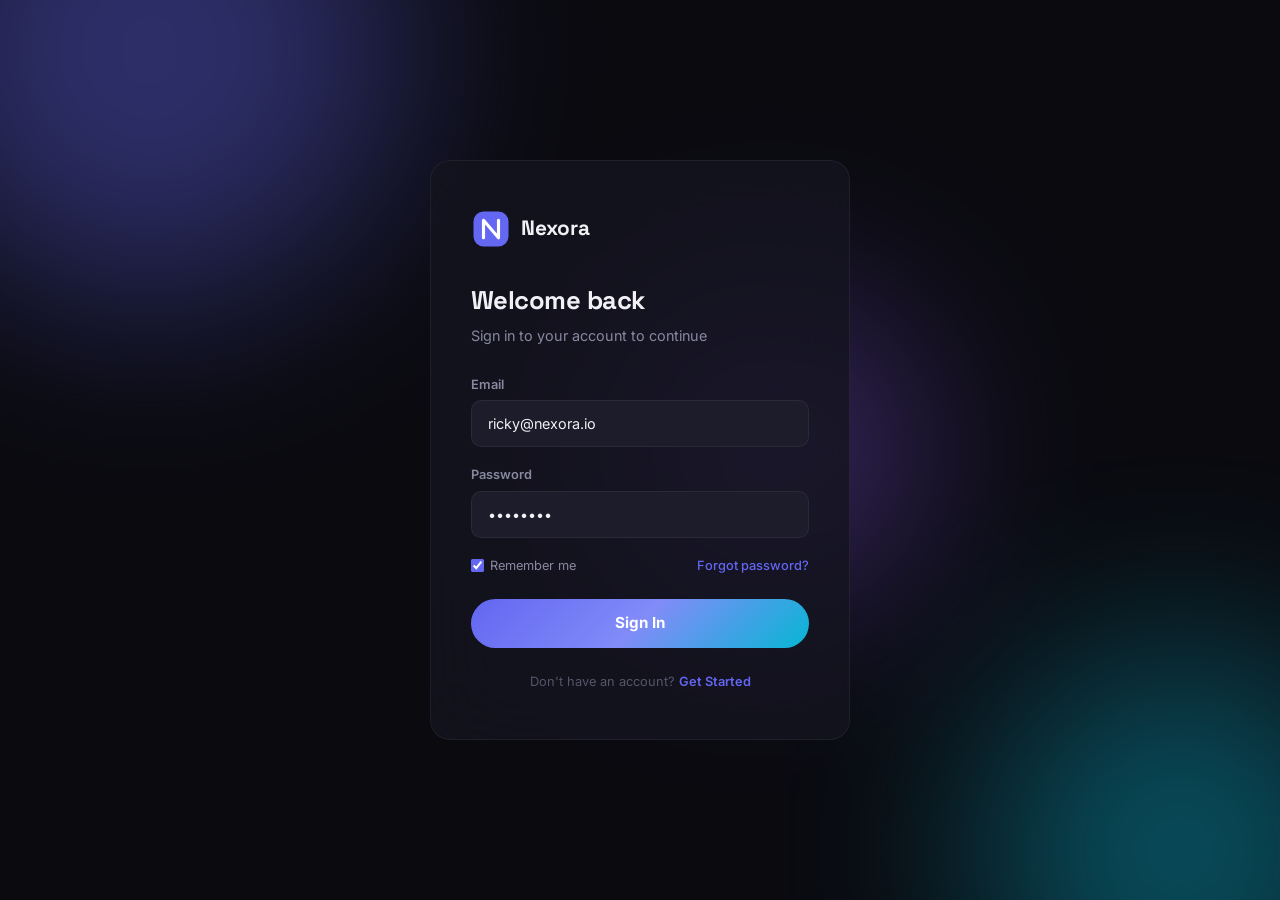
<file: app/index.html>
<!DOCTYPE html>
<html lang="en">
<head>
  <meta charset="UTF-8" />
  <meta name="viewport" content="width=device-width, initial-scale=1.0" />
  <title>Nexora App</title>
  <link rel="preconnect" href="https://fonts.googleapis.com" />
  <link rel="preconnect" href="https://fonts.gstatic.com" crossorigin />
  <link href="https://fonts.googleapis.com/css2?family=Inter:wght@300;400;500;600;700;800&family=Space+Grotesk:wght@500;600;700&display=swap" rel="stylesheet" />
  <link rel="stylesheet" href="/css/app.css?v=1" />
</head>
<body>

  <!-- ===== LOGIN SCREEN ===== -->
  <div class="login-screen" id="loginScreen">
    <div class="login-bg">
      <div class="login-bg__orb login-bg__orb--1"></div>
      <div class="login-bg__orb login-bg__orb--2"></div>
      <div class="login-bg__orb login-bg__orb--3"></div>
    </div>
    <div class="login-card">
      <div class="login-card__logo">
        <svg width="40" height="40" viewBox="0 0 32 32" fill="none">
          <defs><linearGradient id="lgLogin" x1="0" y1="0" x2="32" y2="32"><stop stop-color="#6366f1"/><stop offset="0.5" stop-color="#818cf8"/><stop offset="1" stop-color="#06b6d4"/></linearGradient></defs>
          <rect x="2" y="2" width="28" height="28" rx="8" fill="url(#lgLogin)"/>
          <path d="M10 23V9L22 23V9" stroke="white" stroke-width="2.5" stroke-linecap="round" stroke-linejoin="round" fill="none"/>
        </svg>
        <span>Nexora</span>
      </div>
      <h1 class="login-card__title">Welcome back</h1>
      <p class="login-card__subtitle">Sign in to your account to continue</p>
      <form class="login-card__form" id="loginForm">
        <div class="login-field">
          <label>Email</label>
          <input type="email" id="loginEmail" placeholder="you@company.com" value="ricky@nexora.io" required />
        </div>
        <div class="login-field">
          <label>Password</label>
          <input type="password" id="loginPassword" placeholder="Enter your password" value="password" required />
        </div>
        <div class="login-row">
          <label class="login-check"><input type="checkbox" checked /> Remember me</label>
          <a href="#" class="login-forgot">Forgot password?</a>
        </div>
        <button type="submit" class="login-btn">Sign In</button>
      </form>
      <p class="login-card__footer">Don't have an account? <a href="/#pricing">Get Started</a></p>
    </div>
  </div>

  <!-- ===== APP SHELL ===== -->
  <div class="app" id="appShell" style="display:none">

    <!-- Sidebar -->
    <aside class="sidebar" id="sidebar">
      <div class="sidebar__logo">
        <svg width="28" height="28" viewBox="0 0 32 32" fill="none">
          <defs><linearGradient id="lgSidebar" x1="0" y1="0" x2="32" y2="32"><stop stop-color="#6366f1"/><stop offset="0.5" stop-color="#818cf8"/><stop offset="1" stop-color="#06b6d4"/></linearGradient></defs>
          <rect x="2" y="2" width="28" height="28" rx="8" fill="url(#lgSidebar)"/>
          <path d="M10 23V9L22 23V9" stroke="white" stroke-width="2.5" stroke-linecap="round" stroke-linejoin="round" fill="none"/>
        </svg>
        <span class="sidebar__logo-text">Nexora</span>
      </div>

      <nav class="sidebar__nav">
        <div class="sidebar__section-label">Overview</div>
        <a href="#dashboard" class="sidebar__link active" data-page="dashboard">
          <svg viewBox="0 0 24 24"><rect x="3" y="3" width="7" height="7" rx="1"/><rect x="14" y="3" width="7" height="7" rx="1"/><rect x="3" y="14" width="7" height="7" rx="1"/><rect x="14" y="14" width="7" height="7" rx="1"/></svg>
          <span>Dashboard</span>
        </a>

        <div class="sidebar__section-label">Project Management</div>
        <a href="#projects" class="sidebar__link" data-page="projects">
          <svg viewBox="0 0 24 24"><path d="M22 19a2 2 0 0 1-2 2H4a2 2 0 0 1-2-2V5a2 2 0 0 1 2-2h5l2 3h9a2 2 0 0 1 2 2z"/></svg>
          <span>Projects</span>
        </a>
        <a href="#kanban" class="sidebar__link" data-page="kanban">
          <svg viewBox="0 0 24 24"><rect x="3" y="3" width="5" height="18" rx="1"/><rect x="10" y="3" width="5" height="12" rx="1"/><rect x="17" y="3" width="5" height="15" rx="1"/></svg>
          <span>Kanban Board</span>
        </a>
        <a href="#risks" class="sidebar__link" data-page="risks">
          <svg viewBox="0 0 24 24"><path d="M10.29 3.86L1.82 18a2 2 0 0 0 1.71 3h16.94a2 2 0 0 0 1.71-3L13.71 3.86a2 2 0 0 0-3.42 0z"/><line x1="12" y1="9" x2="12" y2="13"/><line x1="12" y1="17" x2="12.01" y2="17"/></svg>
          <span>Risks</span>
        </a>

        <div class="sidebar__section-label">PMO Intelligence</div>
        <a href="#delivery" class="sidebar__link" data-page="delivery">
          <svg viewBox="0 0 24 24"><polyline points="22 12 18 12 15 21 9 3 6 12 2 12"/></svg>
          <span>Delivery Metrics</span>
        </a>
        <a href="#warnings" class="sidebar__link" data-page="warnings">
          <svg viewBox="0 0 24 24"><path d="M18 8A6 6 0 0 0 6 8c0 7-3 9-3 9h18s-3-2-3-9"/><path d="M13.73 21a2 2 0 0 1-3.46 0"/></svg>
          <span>Early Warnings</span>
          <span class="sidebar__badge">5</span>
        </a>
        <a href="#priority" class="sidebar__link" data-page="priority">
          <svg viewBox="0 0 24 24"><circle cx="12" cy="12" r="10"/><line x1="2" y1="12" x2="22" y2="12"/><line x1="12" y1="2" x2="12" y2="22"/></svg>
          <span>Priority Matrix</span>
        </a>

        <div class="sidebar__section-label">Product</div>
        <a href="#okr" class="sidebar__link" data-page="okr">
          <svg viewBox="0 0 24 24"><circle cx="12" cy="12" r="10"/><circle cx="12" cy="12" r="6"/><circle cx="12" cy="12" r="2"/></svg>
          <span>OKR</span>
        </a>
        <a href="#roadmap" class="sidebar__link" data-page="roadmap">
          <svg viewBox="0 0 24 24"><polygon points="3 11 22 2 13 21 11 13 3 11"/></svg>
          <span>Roadmap</span>
        </a>

        <div class="sidebar__section-label">Support</div>
        <a href="#team" class="sidebar__link" data-page="team">
          <svg viewBox="0 0 24 24"><path d="M17 21v-2a4 4 0 0 0-4-4H5a4 4 0 0 0-4 4v2"/><circle cx="9" cy="7" r="4"/><path d="M23 21v-2a4 4 0 0 0-3-3.87"/><path d="M16 3.13a4 4 0 0 1 0 7.75"/></svg>
          <span>Team Members</span>
        </a>
        <a href="#ai" class="sidebar__link" data-page="ai">
          <svg viewBox="0 0 24 24"><polygon points="13 2 3 14 12 14 11 22 21 10 12 10 13 2"/></svg>
          <span>AI Assistant</span>
        </a>
        <a href="#settings" class="sidebar__link" data-page="settings">
          <svg viewBox="0 0 24 24"><circle cx="12" cy="12" r="3"/><path d="M12 1v2M12 21v2M4.22 4.22l1.42 1.42M18.36 18.36l1.42 1.42M1 12h2M21 12h2M4.22 19.78l1.42-1.42M18.36 5.64l1.42-1.42"/></svg>
          <span>Settings</span>
        </a>
      </nav>

      <div class="sidebar__footer">
        <a href="/" class="sidebar__link sidebar__link--muted">
          <svg viewBox="0 0 24 24"><polyline points="15 18 9 12 15 6"/></svg>
          <span>Back to Website</span>
        </a>
      </div>
    </aside>

    <!-- Main Area -->
    <div class="app__main">
      <!-- Header -->
      <header class="app-header" id="appHeader">
        <button class="app-header__burger" id="sidebarToggle" aria-label="Toggle sidebar">
          <svg viewBox="0 0 24 24"><line x1="3" y1="12" x2="21" y2="12"/><line x1="3" y1="6" x2="21" y2="6"/><line x1="3" y1="18" x2="21" y2="18"/></svg>
        </button>
        <div class="app-header__search">
          <svg viewBox="0 0 24 24"><circle cx="11" cy="11" r="8"/><line x1="21" y1="21" x2="16.65" y2="16.65"/></svg>
          <input type="text" placeholder="Search projects, tasks, people..." id="globalSearch" />
        </div>
        <div class="app-header__actions">
          <button class="app-header__icon-btn" id="notifBtn" aria-label="Notifications">
            <svg viewBox="0 0 24 24"><path d="M18 8A6 6 0 0 0 6 8c0 7-3 9-3 9h18s-3-2-3-9"/><path d="M13.73 21a2 2 0 0 1-3.46 0"/></svg>
            <span class="app-header__notif-dot" id="notifDot"></span>
          </button>
          <div class="app-header__user" id="headerUser">
            <div class="avatar avatar--sm" id="headerAvatar"></div>
          </div>
        </div>

        <!-- Notifications Dropdown -->
        <div class="notif-dropdown" id="notifDropdown">
          <div class="notif-dropdown__header">
            <h4>Notifications</h4>
            <button class="notif-dropdown__mark-all" id="markAllRead">Mark all read</button>
          </div>
          <div class="notif-dropdown__list" id="notifList"></div>
        </div>
      </header>

      <!-- Page Content -->
      <main class="app-content" id="appContent">
        <!-- Rendered by JS router -->
      </main>
    </div>
  </div>

  <script src="/js/app-data.js"></script>
  <script src="/js/app.js"></script>
</body>
</html>
</file>
<file: css/app.css>
/* ============================================
   NEXORA APP — Dashboard Styles
   ============================================ */

:root {
  --bg: #0a0a0f;
  --bg-sidebar: #0e0e14;
  --bg-card: #141420;
  --bg-card-hover: #1a1a28;
  --bg-input: #1c1c2a;
  --bg-header: rgba(10, 10, 15, 0.85);

  --border: rgba(255,255,255,0.06);
  --border-hover: rgba(255,255,255,0.12);

  --text: #f0f0f5;
  --text-secondary: #8888a0;
  --text-muted: #55556a;

  --accent: #6366f1;
  --accent-hover: #818cf8;
  --accent-light: rgba(99,102,241,0.12);
  --cyan: #06b6d4;
  --green: #22c55e;
  --yellow: #f59e0b;
  --red: #ef4444;
  --orange: #f97316;

  --gradient: linear-gradient(135deg, #6366f1, #818cf8, #06b6d4);

  --radius-sm: 6px;
  --radius-md: 10px;
  --radius-lg: 14px;
  --radius-xl: 20px;

  --font: 'Inter', -apple-system, sans-serif;
  --font-display: 'Space Grotesk', var(--font);

  --sidebar-width: 260px;
  --sidebar-collapsed: 72px;
  --header-height: 60px;

  --ease: cubic-bezier(0.16, 1, 0.3, 1);
}

*, *::before, *::after { margin:0; padding:0; box-sizing:border-box; }
html { -webkit-font-smoothing: antialiased; }
body { font-family: var(--font); background: var(--bg); color: var(--text); line-height: 1.5; overflow-x: hidden; }
a { color: inherit; text-decoration: none; }
button { border: none; background: none; cursor: pointer; font: inherit; color: inherit; }
input, textarea, select { font: inherit; color: inherit; }

/* ============================================
   LOGIN
   ============================================ */
.login-screen {
  min-height: 100vh;
  display: flex;
  align-items: center;
  justify-content: center;
  position: relative;
  overflow: hidden;
  padding: 24px;
}

.login-bg {
  position: absolute;
  inset: 0;
  background: var(--bg);
}

.login-bg__orb {
  position: absolute;
  border-radius: 50%;
  filter: blur(100px);
  opacity: 0.4;
}

.login-bg__orb--1 {
  width: 500px; height: 500px;
  background: #6366f1;
  top: -200px; left: -100px;
}

.login-bg__orb--2 {
  width: 400px; height: 400px;
  background: #06b6d4;
  bottom: -150px; right: -100px;
}

.login-bg__orb--3 {
  width: 300px; height: 300px;
  background: #8b5cf6;
  top: 50%; left: 60%;
  transform: translate(-50%, -50%);
}

.login-card {
  position: relative;
  width: 100%;
  max-width: 420px;
  padding: 48px 40px;
  background: rgba(20, 20, 32, 0.8);
  backdrop-filter: blur(40px);
  border: 1px solid var(--border);
  border-radius: var(--radius-xl);
  animation: loginIn 0.6s var(--ease) both;
}

@keyframes loginIn {
  from { opacity: 0; transform: translateY(20px) scale(0.97); }
  to { opacity: 1; transform: translateY(0) scale(1); }
}

.login-card__logo {
  display: flex;
  align-items: center;
  gap: 10px;
  font-family: var(--font-display);
  font-size: 1.3rem;
  font-weight: 700;
  margin-bottom: 32px;
}

.login-card__title {
  font-family: var(--font-display);
  font-size: 1.6rem;
  font-weight: 700;
  letter-spacing: -0.02em;
}

.login-card__subtitle {
  color: var(--text-secondary);
  font-size: 0.9rem;
  margin-top: 6px;
  margin-bottom: 28px;
}

.login-field {
  margin-bottom: 18px;
}

.login-field label {
  display: block;
  font-size: 0.8rem;
  font-weight: 600;
  color: var(--text-secondary);
  margin-bottom: 6px;
}

.login-field input {
  width: 100%;
  padding: 12px 16px;
  background: var(--bg-input);
  border: 1px solid var(--border);
  border-radius: var(--radius-md);
  font-size: 0.9rem;
  outline: none;
  transition: border-color 0.2s ease;
}

.login-field input:focus {
  border-color: var(--accent);
  box-shadow: 0 0 0 3px var(--accent-light);
}

.login-row {
  display: flex;
  align-items: center;
  justify-content: space-between;
  margin-bottom: 24px;
  font-size: 0.8rem;
}

.login-check {
  display: flex;
  align-items: center;
  gap: 6px;
  color: var(--text-secondary);
  cursor: pointer;
}

.login-check input { accent-color: var(--accent); }

.login-forgot {
  color: var(--accent);
  font-weight: 500;
}

.login-forgot:hover { color: var(--accent-hover); }

.login-btn {
  width: 100%;
  padding: 13px;
  border-radius: 999px;
  background: var(--gradient);
  color: white;
  font-weight: 700;
  font-size: 0.95rem;
  border: none;
  cursor: pointer;
  transition: all 0.3s var(--ease);
}

.login-btn:hover {
  transform: translateY(-2px);
  box-shadow: 0 8px 24px rgba(99,102,241,0.35);
}

.login-card__footer {
  text-align: center;
  font-size: 0.8rem;
  color: var(--text-muted);
  margin-top: 24px;
}

.login-card__footer a {
  color: var(--accent);
  font-weight: 600;
}

/* ============================================
   APP LAYOUT
   ============================================ */
.app {
  display: flex;
  min-height: 100vh;
}

/* ---- Sidebar ---- */
.sidebar {
  width: var(--sidebar-width);
  background: var(--bg-sidebar);
  border-right: 1px solid var(--border);
  display: flex;
  flex-direction: column;
  position: fixed;
  top: 0;
  left: 0;
  bottom: 0;
  z-index: 100;
  transition: width 0.3s var(--ease), transform 0.3s var(--ease);
  overflow: hidden;
}

.sidebar.collapsed {
  width: var(--sidebar-collapsed);
}

.sidebar.collapsed .sidebar__logo-text,
.sidebar.collapsed .sidebar__link span,
.sidebar.collapsed .sidebar__section-label,
.sidebar.collapsed .sidebar__badge {
  opacity: 0;
  width: 0;
  overflow: hidden;
}

.sidebar__logo {
  display: flex;
  align-items: center;
  gap: 10px;
  padding: 18px 20px;
  font-family: var(--font-display);
  font-weight: 700;
  font-size: 1.1rem;
  border-bottom: 1px solid var(--border);
  flex-shrink: 0;
}

.sidebar__logo-text {
  transition: opacity 0.2s ease;
  white-space: nowrap;
}

.sidebar__nav {
  flex: 1;
  padding: 12px 10px;
  overflow-y: auto;
}

.sidebar__section-label {
  font-size: 0.65rem;
  font-weight: 700;
  text-transform: uppercase;
  letter-spacing: 0.1em;
  color: var(--text-muted);
  padding: 16px 12px 6px;
  transition: opacity 0.2s ease;
  white-space: nowrap;
}

.sidebar__link {
  display: flex;
  align-items: center;
  gap: 12px;
  padding: 9px 12px;
  border-radius: var(--radius-md);
  font-size: 0.85rem;
  font-weight: 500;
  color: var(--text-secondary);
  transition: all 0.2s ease;
  white-space: nowrap;
  position: relative;
}

.sidebar__link svg {
  width: 20px;
  height: 20px;
  stroke: currentColor;
  fill: none;
  stroke-width: 2;
  stroke-linecap: round;
  stroke-linejoin: round;
  flex-shrink: 0;
}

.sidebar__link:hover {
  color: var(--text);
  background: rgba(255,255,255,0.04);
}

.sidebar__link.active {
  color: var(--accent);
  background: var(--accent-light);
}

.sidebar__link--muted {
  color: var(--text-muted);
  font-size: 0.8rem;
}

.sidebar__badge {
  margin-left: auto;
  padding: 1px 7px;
  border-radius: 999px;
  background: var(--red);
  color: white;
  font-size: 0.65rem;
  font-weight: 700;
  transition: opacity 0.2s ease;
}

.sidebar__footer {
  padding: 12px 10px;
  border-top: 1px solid var(--border);
  flex-shrink: 0;
}

/* ---- Main Area ---- */
.app__main {
  flex: 1;
  margin-left: var(--sidebar-width);
  transition: margin-left 0.3s var(--ease);
  min-height: 100vh;
  display: flex;
  flex-direction: column;
}

.sidebar.collapsed ~ .app__main {
  margin-left: var(--sidebar-collapsed);
}

/* ---- Header ---- */
.app-header {
  height: var(--header-height);
  background: var(--bg-header);
  backdrop-filter: blur(20px);
  border-bottom: 1px solid var(--border);
  display: flex;
  align-items: center;
  padding: 0 24px;
  gap: 16px;
  position: sticky;
  top: 0;
  z-index: 50;
}

.app-header__burger {
  display: none;
  padding: 4px;
}

.app-header__burger svg {
  width: 22px;
  height: 22px;
  stroke: var(--text-secondary);
  fill: none;
  stroke-width: 2;
  stroke-linecap: round;
}

.app-header__search {
  flex: 1;
  max-width: 420px;
  display: flex;
  align-items: center;
  gap: 10px;
  padding: 8px 14px;
  background: var(--bg-input);
  border: 1px solid var(--border);
  border-radius: var(--radius-md);
}

.app-header__search svg {
  width: 18px;
  height: 18px;
  stroke: var(--text-muted);
  fill: none;
  stroke-width: 2;
  stroke-linecap: round;
  flex-shrink: 0;
}

.app-header__search input {
  flex: 1;
  background: none;
  border: none;
  outline: none;
  font-size: 0.85rem;
  color: var(--text);
}

.app-header__search input::placeholder { color: var(--text-muted); }

.app-header__actions {
  display: flex;
  align-items: center;
  gap: 8px;
  margin-left: auto;
}

.app-header__icon-btn {
  position: relative;
  width: 38px;
  height: 38px;
  border-radius: var(--radius-md);
  display: flex;
  align-items: center;
  justify-content: center;
  transition: background 0.2s ease;
}

.app-header__icon-btn:hover { background: rgba(255,255,255,0.06); }

.app-header__icon-btn svg {
  width: 20px;
  height: 20px;
  stroke: var(--text-secondary);
  fill: none;
  stroke-width: 2;
  stroke-linecap: round;
}

.app-header__notif-dot {
  position: absolute;
  top: 7px;
  right: 7px;
  width: 8px;
  height: 8px;
  border-radius: 50%;
  background: var(--red);
  border: 2px solid var(--bg);
  display: none;
}

.app-header__notif-dot.active { display: block; }

/* ---- Avatar ---- */
.avatar {
  width: 36px;
  height: 36px;
  border-radius: 50%;
  background: var(--gradient);
  display: flex;
  align-items: center;
  justify-content: center;
  font-weight: 700;
  font-size: 0.8rem;
  color: white;
  flex-shrink: 0;
}

.avatar--sm { width: 32px; height: 32px; font-size: 0.7rem; }
.avatar--xs { width: 26px; height: 26px; font-size: 0.6rem; }
.avatar--lg { width: 48px; height: 48px; font-size: 1rem; }

/* ---- Notification Dropdown ---- */
.notif-dropdown {
  position: absolute;
  top: calc(var(--header-height) - 4px);
  right: 24px;
  width: 360px;
  background: var(--bg-card);
  border: 1px solid var(--border);
  border-radius: var(--radius-lg);
  box-shadow: 0 20px 60px rgba(0,0,0,0.4);
  z-index: 200;
  opacity: 0;
  transform: translateY(-8px);
  pointer-events: none;
  transition: all 0.3s var(--ease);
}

.notif-dropdown.open {
  opacity: 1;
  transform: translateY(0);
  pointer-events: all;
}

.notif-dropdown__header {
  display: flex;
  align-items: center;
  justify-content: space-between;
  padding: 16px 18px;
  border-bottom: 1px solid var(--border);
}

.notif-dropdown__header h4 {
  font-size: 0.9rem;
  font-weight: 600;
}

.notif-dropdown__mark-all {
  font-size: 0.75rem;
  color: var(--accent);
  font-weight: 600;
}

.notif-dropdown__list {
  max-height: 340px;
  overflow-y: auto;
}

.notif-item {
  display: flex;
  gap: 12px;
  padding: 14px 18px;
  border-bottom: 1px solid var(--border);
  transition: background 0.2s ease;
  cursor: pointer;
}

.notif-item:hover { background: rgba(255,255,255,0.02); }
.notif-item:last-child { border-bottom: none; }

.notif-item.unread { background: rgba(99,102,241,0.04); }

.notif-item__dot {
  width: 8px;
  height: 8px;
  border-radius: 50%;
  background: var(--accent);
  flex-shrink: 0;
  margin-top: 6px;
}

.notif-item.unread .notif-item__dot { background: var(--accent); }
.notif-item:not(.unread) .notif-item__dot { background: transparent; }

.notif-item__title {
  font-size: 0.8rem;
  font-weight: 600;
}

.notif-item__desc {
  font-size: 0.75rem;
  color: var(--text-secondary);
  margin-top: 2px;
}

.notif-item__time {
  font-size: 0.65rem;
  color: var(--text-muted);
  margin-top: 4px;
}

/* ============================================
   APP CONTENT
   ============================================ */
.app-content {
  flex: 1;
  padding: 28px;
  animation: pageIn 0.35s var(--ease) both;
}

@keyframes pageIn {
  from { opacity: 0; transform: translateY(12px); }
  to { opacity: 1; transform: translateY(0); }
}

.page-title {
  font-family: var(--font-display);
  font-size: 1.5rem;
  font-weight: 700;
  letter-spacing: -0.02em;
}

.page-subtitle {
  font-size: 0.9rem;
  color: var(--text-secondary);
  margin-top: 4px;
}

.page-header {
  display: flex;
  align-items: center;
  justify-content: space-between;
  margin-bottom: 28px;
  flex-wrap: wrap;
  gap: 12px;
}

/* ---- Cards ---- */
.card {
  background: var(--bg-card);
  border: 1px solid var(--border);
  border-radius: var(--radius-lg);
  padding: 24px;
  transition: border-color 0.3s ease;
}

.card:hover { border-color: var(--border-hover); }

/* ---- KPI Cards ---- */
.kpi-grid {
  display: grid;
  grid-template-columns: repeat(4, 1fr);
  gap: 18px;
  margin-bottom: 28px;
}

.kpi-card {
  padding: 22px;
}

.kpi-card__header {
  display: flex;
  align-items: center;
  justify-content: space-between;
  margin-bottom: 12px;
}

.kpi-card__icon {
  width: 40px;
  height: 40px;
  border-radius: var(--radius-md);
  display: flex;
  align-items: center;
  justify-content: center;
}

.kpi-card__icon svg {
  width: 20px;
  height: 20px;
  stroke: white;
  fill: none;
  stroke-width: 2;
  stroke-linecap: round;
}

.kpi-card__change {
  font-size: 0.75rem;
  font-weight: 700;
  padding: 2px 8px;
  border-radius: 999px;
}

.kpi-card__change--up {
  color: var(--green);
  background: rgba(34,197,94,0.1);
}

.kpi-card__change--down {
  color: var(--red);
  background: rgba(239,68,68,0.1);
}

.kpi-card__value {
  font-family: var(--font-display);
  font-size: 2rem;
  font-weight: 800;
  letter-spacing: -0.03em;
  line-height: 1.1;
}

.kpi-card__label {
  font-size: 0.8rem;
  color: var(--text-secondary);
  margin-top: 4px;
}

/* ---- Section grids ---- */
.grid-2 { display: grid; grid-template-columns: 1fr 1fr; gap: 18px; margin-bottom: 28px; }
.grid-3 { display: grid; grid-template-columns: 2fr 1fr; gap: 18px; margin-bottom: 28px; }

.card__title {
  font-size: 0.95rem;
  font-weight: 600;
  margin-bottom: 18px;
  display: flex;
  align-items: center;
  justify-content: space-between;
}

.card__title-badge {
  font-size: 0.7rem;
  font-weight: 600;
  padding: 3px 10px;
  border-radius: 999px;
  background: var(--accent-light);
  color: var(--accent);
}

/* ---- Bar Chart (CSS) ---- */
.bar-chart {
  display: flex;
  align-items: flex-end;
  gap: 6px;
  height: 160px;
  padding-top: 8px;
}

.bar-chart__col {
  flex: 1;
  display: flex;
  flex-direction: column;
  align-items: center;
  gap: 6px;
  height: 100%;
  justify-content: flex-end;
}

.bar-chart__bar {
  width: 100%;
  max-width: 32px;
  border-radius: 4px 4px 0 0;
  background: var(--accent);
  min-height: 4px;
  transition: height 0.8s var(--ease);
  position: relative;
}

.bar-chart__bar--secondary {
  background: rgba(99,102,241,0.25);
}

.bar-chart__label {
  font-size: 0.6rem;
  color: var(--text-muted);
  text-align: center;
}

/* ---- Area Chart (CSS gradient) ---- */
.area-chart {
  position: relative;
  height: 160px;
  display: flex;
  align-items: flex-end;
  gap: 2px;
}

.area-chart__bar {
  flex: 1;
  border-radius: 3px 3px 0 0;
  background: linear-gradient(to top, var(--accent), rgba(99,102,241,0.3));
  min-height: 4px;
  transition: height 0.8s var(--ease);
  position: relative;
}

.area-chart__bar:hover {
  background: linear-gradient(to top, var(--accent-hover), rgba(129,140,248,0.4));
}

.area-chart__bar:hover::after {
  content: attr(data-value);
  position: absolute;
  top: -24px;
  left: 50%;
  transform: translateX(-50%);
  background: var(--bg-card);
  border: 1px solid var(--border);
  padding: 2px 8px;
  border-radius: 4px;
  font-size: 0.65rem;
  color: var(--text);
  white-space: nowrap;
}

.area-chart__labels {
  display: flex;
  justify-content: space-between;
  margin-top: 8px;
}

.area-chart__labels span {
  font-size: 0.6rem;
  color: var(--text-muted);
}

/* ---- Activity Feed ---- */
.activity-list {
  display: flex;
  flex-direction: column;
}

.activity-item {
  display: flex;
  align-items: flex-start;
  gap: 12px;
  padding: 12px 0;
  border-bottom: 1px solid var(--border);
}

.activity-item:last-child { border-bottom: none; }

.activity-item__text {
  font-size: 0.8rem;
  color: var(--text-secondary);
  line-height: 1.4;
}

.activity-item__text strong {
  color: var(--text);
  font-weight: 600;
}

.activity-item__time {
  font-size: 0.65rem;
  color: var(--text-muted);
  margin-top: 2px;
}

/* ============================================
   KANBAN BOARD
   ============================================ */
.kanban {
  display: grid;
  grid-template-columns: repeat(4, 1fr);
  gap: 16px;
  min-height: 500px;
}

.kanban__col {
  background: rgba(255,255,255,0.02);
  border-radius: var(--radius-lg);
  padding: 16px;
  display: flex;
  flex-direction: column;
}

.kanban__col-header {
  display: flex;
  align-items: center;
  justify-content: space-between;
  margin-bottom: 14px;
  padding-bottom: 12px;
  border-bottom: 1px solid var(--border);
}

.kanban__col-title {
  font-size: 0.8rem;
  font-weight: 700;
  text-transform: uppercase;
  letter-spacing: 0.06em;
  display: flex;
  align-items: center;
  gap: 8px;
}

.kanban__col-count {
  font-size: 0.65rem;
  font-weight: 700;
  padding: 1px 7px;
  border-radius: 999px;
  background: rgba(255,255,255,0.06);
  color: var(--text-muted);
}

.kanban__col-dot {
  width: 8px;
  height: 8px;
  border-radius: 50%;
}

.kanban__col-dot--backlog { background: #64748b; }
.kanban__col-dot--in-progress { background: var(--accent); }
.kanban__col-dot--review { background: var(--yellow); }
.kanban__col-dot--done { background: var(--green); }

.kanban__cards {
  flex: 1;
  display: flex;
  flex-direction: column;
  gap: 10px;
  min-height: 60px;
}

.kanban__cards.drag-over {
  background: var(--accent-light);
  border-radius: var(--radius-md);
}

.kanban-card {
  padding: 14px;
  background: var(--bg-card);
  border: 1px solid var(--border);
  border-radius: var(--radius-md);
  cursor: grab;
  transition: all 0.2s ease;
}

.kanban-card:active { cursor: grabbing; }
.kanban-card:hover { border-color: var(--border-hover); transform: translateY(-2px); box-shadow: 0 4px 12px rgba(0,0,0,0.2); }
.kanban-card.dragging { opacity: 0.5; }

.kanban-card__id {
  font-size: 0.7rem;
  color: var(--text-muted);
  font-weight: 600;
  margin-bottom: 6px;
}

.kanban-card__title {
  font-size: 0.82rem;
  font-weight: 600;
  margin-bottom: 10px;
  line-height: 1.3;
}

.kanban-card__footer {
  display: flex;
  align-items: center;
  justify-content: space-between;
}

.kanban-card__tags {
  display: flex;
  gap: 4px;
}

.tag {
  font-size: 0.6rem;
  font-weight: 600;
  padding: 2px 8px;
  border-radius: 999px;
  text-transform: uppercase;
  letter-spacing: 0.04em;
}

.tag--api { background: rgba(99,102,241,0.15); color: #818cf8; }
.tag--frontend { background: rgba(6,182,212,0.15); color: #22d3ee; }
.tag--backend { background: rgba(139,92,246,0.15); color: #a78bfa; }
.tag--ai { background: rgba(249,115,22,0.15); color: #fb923c; }
.tag--security { background: rgba(239,68,68,0.15); color: #f87171; }
.tag--infra { background: rgba(34,197,94,0.15); color: #4ade80; }
.tag--design { background: rgba(236,72,153,0.15); color: #f472b6; }
.tag--devops { background: rgba(245,158,11,0.15); color: #fbbf24; }
.tag--marketing { background: rgba(168,85,247,0.15); color: #c084fc; }
.tag--product { background: rgba(99,102,241,0.15); color: #818cf8; }

/* Priority */
.priority-dot {
  width: 6px;
  height: 6px;
  border-radius: 50%;
  display: inline-block;
}

.priority-dot--critical { background: var(--red); }
.priority-dot--high { background: var(--orange); }
.priority-dot--medium { background: var(--yellow); }
.priority-dot--low { background: var(--green); }

/* ============================================
   PRODUCTS / ROADMAP
   ============================================ */
.product-cards {
  display: grid;
  grid-template-columns: repeat(2, 1fr);
  gap: 18px;
  margin-bottom: 32px;
}

.product-card { padding: 24px; }

.product-card__header {
  display: flex;
  align-items: center;
  justify-content: space-between;
  margin-bottom: 14px;
}

.product-card__name {
  font-family: var(--font-display);
  font-size: 1.1rem;
  font-weight: 700;
}

.product-card__version {
  font-size: 0.7rem;
  font-weight: 700;
  padding: 2px 10px;
  border-radius: 999px;
}

.status-badge--active { background: rgba(34,197,94,0.12); color: var(--green); }
.status-badge--beta { background: rgba(245,158,11,0.12); color: var(--yellow); }
.status-badge--planned { background: rgba(100,116,139,0.12); color: #94a3b8; }

.product-card__desc {
  font-size: 0.85rem;
  color: var(--text-secondary);
  margin-bottom: 18px;
  line-height: 1.5;
}

.feature-list {
  display: flex;
  flex-direction: column;
  gap: 8px;
}

.feature-row {
  display: flex;
  align-items: center;
  justify-content: space-between;
  padding: 8px 12px;
  background: rgba(255,255,255,0.02);
  border-radius: var(--radius-sm);
  font-size: 0.82rem;
}

.feature-status {
  font-size: 0.65rem;
  font-weight: 700;
  padding: 2px 8px;
  border-radius: 999px;
  text-transform: uppercase;
}

.feature-status--done { background: rgba(34,197,94,0.12); color: var(--green); }
.feature-status--in-progress { background: rgba(99,102,241,0.12); color: var(--accent); }
.feature-status--planned { background: rgba(100,116,139,0.12); color: #94a3b8; }

/* Roadmap timeline */
.roadmap {
  display: flex;
  gap: 0;
  position: relative;
  margin-top: 28px;
  overflow-x: auto;
  padding-bottom: 8px;
}

.roadmap__quarter {
  flex: 1;
  min-width: 240px;
  padding: 24px;
  border-right: 1px solid var(--border);
  position: relative;
}

.roadmap__quarter:last-child { border-right: none; }

.roadmap__quarter-label {
  font-family: var(--font-display);
  font-size: 0.9rem;
  font-weight: 700;
  color: var(--accent);
  margin-bottom: 4px;
}

.roadmap__quarter-label--completed { color: var(--green); }
.roadmap__quarter-label--current { color: var(--accent); }
.roadmap__quarter-label--future { color: var(--text-muted); }

.roadmap__quarter-name {
  font-size: 0.75rem;
  color: var(--text-muted);
  margin-bottom: 16px;
}

.roadmap__items {
  display: flex;
  flex-direction: column;
  gap: 8px;
}

.roadmap__item {
  font-size: 0.8rem;
  padding: 8px 12px;
  background: rgba(255,255,255,0.03);
  border-radius: var(--radius-sm);
  border-left: 3px solid var(--accent);
}

.roadmap__item--completed { border-left-color: var(--green); color: var(--text-secondary); }
.roadmap__item--current { border-left-color: var(--accent); }
.roadmap__item--future { border-left-color: var(--text-muted); color: var(--text-muted); }

/* ============================================
   PORTFOLIO / PMO
   ============================================ */
.portfolio-table {
  width: 100%;
  border-collapse: collapse;
}

.portfolio-table th {
  text-align: left;
  font-size: 0.7rem;
  font-weight: 700;
  text-transform: uppercase;
  letter-spacing: 0.06em;
  color: var(--text-muted);
  padding: 10px 14px;
  border-bottom: 1px solid var(--border);
}

.portfolio-table td {
  padding: 14px;
  font-size: 0.85rem;
  border-bottom: 1px solid var(--border);
}

.portfolio-table tr:hover td {
  background: rgba(255,255,255,0.02);
}

.health-dot {
  width: 10px;
  height: 10px;
  border-radius: 50%;
  display: inline-block;
}

.health-dot--green { background: var(--green); }
.health-dot--yellow { background: var(--yellow); }
.health-dot--red { background: var(--red); }
.health-dot--gray { background: #64748b; }

.risk-badge {
  font-size: 0.65rem;
  font-weight: 700;
  padding: 2px 8px;
  border-radius: 999px;
  text-transform: uppercase;
}

.risk-badge--low { background: rgba(34,197,94,0.12); color: var(--green); }
.risk-badge--medium { background: rgba(245,158,11,0.12); color: var(--yellow); }
.risk-badge--high { background: rgba(239,68,68,0.12); color: var(--red); }

/* Progress bar */
.progress-bar {
  width: 100%;
  height: 6px;
  background: rgba(255,255,255,0.06);
  border-radius: 3px;
  overflow: hidden;
}

.progress-bar__fill {
  height: 100%;
  border-radius: 3px;
  transition: width 0.8s var(--ease);
}

.progress-bar__fill--green { background: var(--green); }
.progress-bar__fill--accent { background: var(--accent); }
.progress-bar__fill--yellow { background: var(--yellow); }
.progress-bar__fill--red { background: var(--red); }

/* Resource bars */
.resource-bar {
  display: flex;
  align-items: center;
  gap: 14px;
  padding: 10px 0;
}

.resource-bar__label {
  width: 100px;
  font-size: 0.8rem;
  font-weight: 500;
  flex-shrink: 0;
}

.resource-bar__track {
  flex: 1;
  height: 10px;
  background: rgba(255,255,255,0.06);
  border-radius: 5px;
  overflow: hidden;
}

.resource-bar__fill {
  height: 100%;
  border-radius: 5px;
  background: var(--accent);
  transition: width 0.8s var(--ease);
}

.resource-bar__fill--warn { background: var(--yellow); }
.resource-bar__fill--danger { background: var(--red); }

.resource-bar__value {
  font-size: 0.75rem;
  color: var(--text-secondary);
  width: 70px;
  text-align: right;
  flex-shrink: 0;
}

/* Risk Matrix */
.risk-matrix {
  display: grid;
  grid-template-columns: auto repeat(3, 1fr);
  gap: 2px;
  margin-top: 16px;
}

.risk-matrix__header {
  padding: 8px 12px;
  font-size: 0.65rem;
  font-weight: 700;
  text-transform: uppercase;
  text-align: center;
  color: var(--text-muted);
}

.risk-matrix__row-label {
  padding: 12px;
  font-size: 0.7rem;
  font-weight: 600;
  display: flex;
  align-items: center;
  color: var(--text-secondary);
}

.risk-matrix__cell {
  padding: 10px;
  border-radius: var(--radius-sm);
  min-height: 60px;
  font-size: 0.7rem;
  line-height: 1.3;
}

.risk-matrix__cell--low { background: rgba(34,197,94,0.06); }
.risk-matrix__cell--medium { background: rgba(245,158,11,0.06); }
.risk-matrix__cell--high { background: rgba(239,68,68,0.06); }
.risk-matrix__cell--critical { background: rgba(239,68,68,0.12); }

.risk-matrix__item {
  padding: 4px 8px;
  background: rgba(255,255,255,0.04);
  border-radius: 4px;
  margin-bottom: 4px;
  font-size: 0.7rem;
}

/* ============================================
   AI INSIGHTS
   ============================================ */
.insight-cards {
  display: grid;
  grid-template-columns: repeat(2, 1fr);
  gap: 18px;
}

.insight-card {
  padding: 24px;
  border-left: 3px solid var(--accent);
}

.insight-card--warning { border-left-color: var(--yellow); }
.insight-card--danger { border-left-color: var(--red); }
.insight-card--success { border-left-color: var(--green); }
.insight-card--info { border-left-color: var(--accent); }

.insight-card__type {
  font-size: 0.65rem;
  font-weight: 700;
  text-transform: uppercase;
  letter-spacing: 0.06em;
  margin-bottom: 8px;
}

.insight-card__type--anomaly { color: var(--yellow); }
.insight-card__type--prediction { color: var(--cyan); }
.insight-card__type--recommendation { color: var(--green); }

.insight-card__title {
  font-size: 0.95rem;
  font-weight: 600;
  margin-bottom: 6px;
}

.insight-card__desc {
  font-size: 0.82rem;
  color: var(--text-secondary);
  line-height: 1.5;
  margin-bottom: 14px;
}

.insight-card__action {
  display: inline-flex;
  padding: 6px 14px;
  border-radius: 999px;
  font-size: 0.75rem;
  font-weight: 600;
  background: var(--accent-light);
  color: var(--accent);
  transition: all 0.2s ease;
}

.insight-card__action:hover {
  background: var(--accent);
  color: white;
}

/* ============================================
   TEAM
   ============================================ */
.team-grid {
  display: grid;
  grid-template-columns: repeat(auto-fill, minmax(260px, 1fr));
  gap: 18px;
}

.team-card {
  padding: 24px;
  text-align: center;
}

.team-card__avatar {
  margin: 0 auto 14px;
}

.team-card__name {
  font-weight: 600;
  font-size: 0.95rem;
}

.team-card__role {
  font-size: 0.8rem;
  color: var(--text-secondary);
  margin-top: 2px;
}

.team-card__dept {
  font-size: 0.7rem;
  color: var(--text-muted);
  margin-top: 2px;
}

.team-card__stats {
  display: flex;
  justify-content: center;
  gap: 24px;
  margin-top: 16px;
  padding-top: 16px;
  border-top: 1px solid var(--border);
}

.team-card__stat-value {
  font-family: var(--font-display);
  font-size: 1.1rem;
  font-weight: 700;
}

.team-card__stat-label {
  font-size: 0.65rem;
  color: var(--text-muted);
}

.team-card__workload {
  margin-top: 14px;
}

.team-card__workload-label {
  display: flex;
  justify-content: space-between;
  font-size: 0.7rem;
  color: var(--text-muted);
  margin-bottom: 6px;
}

.status-dot {
  width: 8px;
  height: 8px;
  border-radius: 50%;
  display: inline-block;
  margin-right: 6px;
}

.status-dot--active { background: var(--green); }
.status-dot--away { background: var(--yellow); }

/* ============================================
   REPORTS
   ============================================ */
.donut-chart {
  position: relative;
  width: 160px;
  height: 160px;
  margin: 0 auto 16px;
}

.donut-chart svg { width: 100%; height: 100%; transform: rotate(-90deg); }

.donut-chart__center {
  position: absolute;
  inset: 0;
  display: flex;
  align-items: center;
  justify-content: center;
  flex-direction: column;
}

.donut-chart__center-value {
  font-family: var(--font-display);
  font-size: 1.5rem;
  font-weight: 800;
}

.donut-chart__center-label {
  font-size: 0.65rem;
  color: var(--text-muted);
}

.donut-legend {
  display: flex;
  flex-wrap: wrap;
  gap: 12px;
  justify-content: center;
}

.donut-legend__item {
  display: flex;
  align-items: center;
  gap: 6px;
  font-size: 0.75rem;
  color: var(--text-secondary);
}

.donut-legend__dot {
  width: 8px;
  height: 8px;
  border-radius: 50%;
}

/* ============================================
   SETTINGS
   ============================================ */
.settings-section {
  margin-bottom: 32px;
}

.settings-section__title {
  font-size: 0.75rem;
  font-weight: 700;
  text-transform: uppercase;
  letter-spacing: 0.06em;
  color: var(--text-muted);
  padding-bottom: 10px;
  border-bottom: 1px solid var(--border);
  margin-bottom: 18px;
}

.settings-row {
  display: flex;
  align-items: center;
  justify-content: space-between;
  padding: 14px 0;
  border-bottom: 1px solid var(--border);
}

.settings-row:last-child { border-bottom: none; }

.settings-row__label {
  font-size: 0.9rem;
  font-weight: 500;
}

.settings-row__desc {
  font-size: 0.75rem;
  color: var(--text-muted);
  margin-top: 2px;
}

/* Toggle */
.toggle {
  width: 44px;
  height: 24px;
  border-radius: 12px;
  background: rgba(255,255,255,0.1);
  cursor: pointer;
  position: relative;
  transition: background 0.2s ease;
}

.toggle.active { background: var(--accent); }

.toggle::after {
  content: '';
  position: absolute;
  width: 18px;
  height: 18px;
  border-radius: 50%;
  background: white;
  top: 3px;
  left: 3px;
  transition: transform 0.2s ease;
}

.toggle.active::after { transform: translateX(20px); }

/* ---- Buttons ---- */
.btn-app {
  display: inline-flex;
  align-items: center;
  gap: 6px;
  padding: 8px 18px;
  border-radius: 999px;
  font-size: 0.8rem;
  font-weight: 600;
  transition: all 0.2s ease;
}

.btn-app--primary {
  background: var(--accent);
  color: white;
}

.btn-app--primary:hover {
  background: var(--accent-hover);
  transform: translateY(-1px);
}

.btn-app--ghost {
  background: rgba(255,255,255,0.04);
  color: var(--text-secondary);
  border: 1px solid var(--border);
}

.btn-app--ghost:hover {
  background: rgba(255,255,255,0.08);
  color: var(--text);
}

/* ============================================
   RESPONSIVE
   ============================================ */
@media (max-width: 1024px) {
  .kpi-grid { grid-template-columns: repeat(2, 1fr); }
  .kanban { grid-template-columns: repeat(2, 1fr); }
  .product-cards { grid-template-columns: 1fr; }
  .insight-cards { grid-template-columns: 1fr; }
  .grid-2 { grid-template-columns: 1fr; }
  .grid-3 { grid-template-columns: 1fr; }
}

@media (max-width: 768px) {
  .sidebar {
    transform: translateX(-100%);
    width: var(--sidebar-width);
  }

  .sidebar.mobile-open {
    transform: translateX(0);
  }

  .app__main {
    margin-left: 0;
  }

  .app-header__burger {
    display: flex;
  }

  .kpi-grid { grid-template-columns: 1fr 1fr; }
  .kanban { grid-template-columns: 1fr; }
  .team-grid { grid-template-columns: 1fr; }

  .app-content { padding: 20px 16px; }
}

@media (max-width: 480px) {
  .kpi-grid { grid-template-columns: 1fr; }
}

/* ---- Reduced motion ---- */
/* ============================================
   SUMMARY STRIP
   ============================================ */
.summary-strip {
  display: flex;
  background: var(--bg-card);
  border: 1px solid var(--border);
  border-radius: var(--radius-lg);
  margin-bottom: 28px;
  overflow: hidden;
}

.summary-strip__item {
  flex: 1;
  text-align: center;
  padding: 16px;
  border-right: 1px solid var(--border);
}

.summary-strip__item:last-child { border-right: none; }

.summary-strip__value {
  font-family: var(--font-display);
  font-size: 1.3rem;
  font-weight: 800;
}

.summary-strip__label {
  font-size: 0.7rem;
  color: var(--text-muted);
  margin-top: 2px;
  text-transform: uppercase;
  letter-spacing: 0.05em;
}

/* ============================================
   STACKED BAR CHART
   ============================================ */
.stacked-bar-chart { display: flex; flex-direction: column; gap: 10px; }

.stacked-bar-row { display: flex; align-items: center; gap: 12px; }

.stacked-bar-row__label {
  width: 110px;
  font-size: 0.78rem;
  font-weight: 500;
  color: var(--text-secondary);
  flex-shrink: 0;
  text-align: right;
}

.stacked-bar-row__track {
  flex: 1;
  display: flex;
  height: 22px;
  border-radius: 4px;
  overflow: hidden;
  gap: 1px;
}

.stacked-bar-row__fill {
  display: flex;
  align-items: center;
  justify-content: center;
  font-size: 0.6rem;
  font-weight: 700;
  color: white;
  min-width: 20px;
  transition: width 0.8s var(--ease);
}

.stacked-bar-row__fill--done { background: #10b981; }
.stacked-bar-row__fill--active { background: #6366f1; }

.stacked-bar-legend {
  display: flex;
  gap: 18px;
  justify-content: flex-end;
  margin-top: 8px;
  font-size: 0.7rem;
  color: var(--text-muted);
}

.dot {
  display: inline-block;
  width: 8px;
  height: 8px;
  border-radius: 50%;
  margin-right: 4px;
  vertical-align: middle;
}

/* ============================================
   DEADLINE LIST
   ============================================ */
.deadline-list { display: flex; flex-direction: column; gap: 2px; }

.deadline-item {
  display: flex;
  align-items: center;
  gap: 12px;
  padding: 10px 0;
  border-bottom: 1px solid var(--border);
}

.deadline-item:last-child { border-bottom: none; }

.deadline-item__dot {
  width: 8px;
  height: 8px;
  border-radius: 50%;
  flex-shrink: 0;
}

.deadline-item__content { flex: 1; }

.deadline-item__task {
  font-size: 0.82rem;
  font-weight: 600;
}

.deadline-item__project {
  font-size: 0.7rem;
  color: var(--text-muted);
  margin-top: 2px;
}

.deadline-item__days {
  font-family: var(--font-display);
  font-weight: 700;
  font-size: 0.85rem;
  flex-shrink: 0;
}

/* ============================================
   STATUS BADGES (extended)
   ============================================ */
.status-badge--active { background: rgba(99,102,241,0.12); color: var(--accent); }
.status-badge--planning { background: rgba(14,165,233,0.12); color: #0ea5e9; }
.status-badge--completed { background: rgba(16,185,129,0.12); color: #10b981; }
.status-badge--on-hold, .status-badge--on\.hold { background: rgba(245,158,11,0.12); color: #f59e0b; }
.status-badge--critical { background: rgba(239,68,68,0.12); color: #ef4444; }
.status-badge--high { background: rgba(249,115,22,0.12); color: #f97316; }
.status-badge--medium { background: rgba(245,158,11,0.12); color: #f59e0b; }
.status-badge--low { background: rgba(16,185,129,0.12); color: #10b981; }
.status-badge--open { background: rgba(99,102,241,0.12); color: var(--accent); }
.status-badge--mitigating { background: rgba(14,165,233,0.12); color: #0ea5e9; }
.status-badge--monitoring { background: rgba(139,92,246,0.12); color: #8b5cf6; }
.status-badge--on-track { background: rgba(16,185,129,0.12); color: #10b981; }
.status-badge--at-risk { background: rgba(245,158,11,0.12); color: #f59e0b; }
.status-badge--behind { background: rgba(239,68,68,0.12); color: #ef4444; }

.status-badge {
  display: inline-block;
  font-size: 0.65rem;
  font-weight: 700;
  padding: 2px 10px;
  border-radius: 999px;
  text-transform: capitalize;
}

/* ============================================
   KANBAN OVERDUE
   ============================================ */
.kanban-card--overdue {
  border-color: rgba(239,68,68,0.4) !important;
}

.overdue-badge {
  display: inline-block;
  font-size: 0.55rem;
  font-weight: 800;
  color: var(--red);
  background: rgba(239,68,68,0.12);
  padding: 1px 6px;
  border-radius: 4px;
  animation: pulse-overdue 2s ease infinite;
  margin-left: 6px;
  vertical-align: middle;
}

@keyframes pulse-overdue {
  0%, 100% { opacity: 1; }
  50% { opacity: 0.5; }
}

.kanban-card__meta {
  font-size: 0.7rem;
  color: var(--text-muted);
  margin-bottom: 10px;
}

.kanban-card__due {
  font-size: 0.7rem;
  color: var(--text-muted);
}

/* ============================================
   SKILL TAGS
   ============================================ */
.tag--skill {
  font-size: 0.6rem;
  font-weight: 600;
  padding: 2px 8px;
  border-radius: 999px;
  background: rgba(99,102,241,0.1);
  color: var(--accent);
}

/* ============================================
   AI CHAT
   ============================================ */
.ai-chat { padding: 0 !important; display: flex; flex-direction: column; height: 560px; }

.ai-chat__messages {
  flex: 1;
  overflow-y: auto;
  padding: 24px;
  display: flex;
  flex-direction: column;
  gap: 20px;
}

.ai-msg {
  display: flex;
  gap: 12px;
  max-width: 85%;
}

.ai-msg--user { align-self: flex-end; flex-direction: row-reverse; }
.ai-msg--assistant { align-self: flex-start; }

.ai-msg__avatar {
  width: 32px;
  height: 32px;
  border-radius: 50%;
  display: flex;
  align-items: center;
  justify-content: center;
  font-size: 0.7rem;
  font-weight: 700;
  flex-shrink: 0;
}

.ai-msg--user .ai-msg__avatar {
  background: var(--gradient);
  color: white;
}

.ai-msg--assistant .ai-msg__avatar {
  background: rgba(99,102,241,0.15);
  color: var(--accent);
}

.ai-msg__bubble {
  padding: 14px 18px;
  border-radius: var(--radius-lg);
  font-size: 0.85rem;
  line-height: 1.6;
}

.ai-msg--user .ai-msg__bubble {
  background: var(--accent);
  color: white;
  border-bottom-right-radius: 4px;
}

.ai-msg--assistant .ai-msg__bubble {
  background: var(--bg-input);
  border-bottom-left-radius: 4px;
}

.ai-msg__text {
  font-family: var(--font);
  white-space: pre-wrap;
  margin: 0;
  font-size: inherit;
  line-height: inherit;
}

.ai-chat__input {
  display: flex;
  gap: 10px;
  padding: 16px 24px;
  border-top: 1px solid var(--border);
}

.ai-chat__input textarea {
  flex: 1;
  padding: 10px 14px;
  background: var(--bg-input);
  border: 1px solid var(--border);
  border-radius: var(--radius-md);
  resize: none;
  outline: none;
  font-size: 0.85rem;
  color: var(--text);
  min-height: 40px;
}

.ai-chat__input textarea:focus {
  border-color: var(--accent);
}

/* ============================================
   REDUCED MOTION
   ============================================ */
@media (prefers-reduced-motion: reduce) {
  *, *::before, *::after {
    animation-duration: 0.01ms !important;
    transition-duration: 0.01ms !important;
  }
}
</file>
